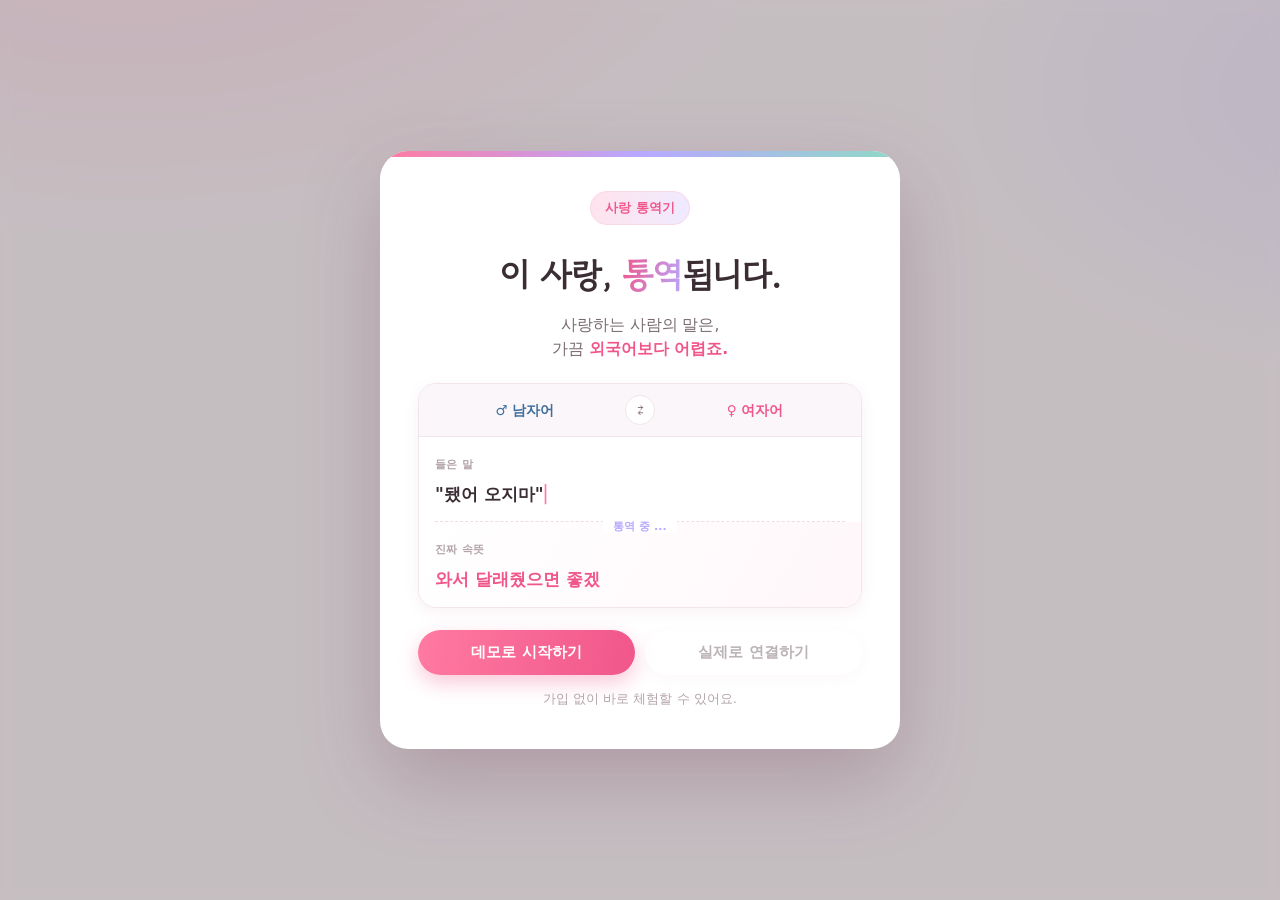
<file: index.html>
<!DOCTYPE html>
<html lang="ko">
<head>
  <meta charset="UTF-8" />
  <meta name="viewport" content="width=device-width, initial-scale=1.0" />
  <title>이 사랑 통역됩니다.</title>
  <meta name="description" content="남녀 언어 통역 서비스 — 텔레그램 대화 속 애매한 말을 관계의 맥락으로 통역해 드려요." />
  <link rel="preconnect" href="https://fonts.googleapis.com" />
  <link rel="preconnect" href="https://fonts.gstatic.com" crossorigin />
  <link href="https://fonts.googleapis.com/css2?family=Gowun+Dodum&family=Pretendard:wght@400;500;600;700&display=swap" rel="stylesheet" />
  <link rel="stylesheet" href="styles.css" />
</head>
<body>
  <!-- ===================== 온보딩 오버레이 ===================== -->
  <div id="onboarding" class="onboarding">
    <div class="onboarding__card" data-step="intro">

      <!-- STEP 0: 인트로 (번역기 UI 컨셉) -->
      <section class="ob-step ob-step--active" data-step="intro">
        <div class="ob-badge">사랑 통역기</div>
        <h1 class="ob-title">이 사랑, <span class="grad">통역</span>됩니다.</h1>
        <p class="ob-sub">사랑하는 사람의 말은,<br />
          가끔 <b>외국어보다 어렵죠.</b></p>

        <!-- 번역기 위젯 -->
        <div class="tr">
          <div class="tr__bar">
            <span class="tr__lang tr__lang--m">♂ 남자어</span>
            <button class="tr__swap" type="button" aria-label="언어 바꾸기">⇄</button>
            <span class="tr__lang tr__lang--f">♀ 여자어</span>
          </div>
          <div class="tr__pane tr__pane--in">
            <span class="tr__tag">들은 말</span>
            <p class="tr__text">"됐어 오지마"</p>
          </div>
          <div class="tr__divider"><span>통역 중 ⋯</span></div>
          <div class="tr__pane tr__pane--out">
            <span class="tr__tag">진짜 속뜻</span>
            <p class="tr__text tr__text--out">와서 달래줬으면 좋겠어💕</p>
          </div>
        </div>

        <div class="ob-actions">
          <button class="btn btn--primary" data-action="go-bot">데모로 시작하기</button>
          <span class="soon">
            <button class="btn btn--ghost btn--soon" type="button" tabindex="-1">실제로 연결하기</button>
            <span class="soon__tip">🚧 서비스 준비중이에요</span>
          </span>
        </div>
        <p class="ob-fineprint">가입 없이 바로 체험할 수 있어요.</p>
      </section>

      <!-- STEP 1: 봇 발급 질문 -->
      <section class="ob-step" data-step="bot">
        <h2 class="ob-h2">사랑통역봇을 만들어요</h2>

        <div class="ob-field">
          <label class="ob-label">어떤 사이에 쓸 건가요?</label>
          <div class="chip-row" data-group="relation">
            <button class="chip" data-value="연인">연인</button>
            <button class="chip" data-value="부부">부부</button>
          </div>
        </div>

        <div class="ob-field">
          <label class="ob-label">요즘 가장 자주 생기는 고민은?</label>
          <div class="chip-row chip-row--wrap" data-group="worry">
            <button class="chip" data-value="상대가 됐어·아무거나처럼 말할 때 뭘 원하는지 모르겠다">상대가 뭘 원하는지 모르겠어요</button>
            <button class="chip" data-value="답장을 어떻게 해야 할지 모르겠다">답장이 막막해요</button>
            <button class="chip" data-value="서운한 걸 어떻게 말해야 할지 모르겠다">서운함을 말하기 어려워요</button>
            <button class="chip" data-value="내가 뭘 잘못했는지 모르겠다">뭘 잘못했는지 모르겠어요</button>
            <button class="chip" data-value="톡으로 사소한 말에도 자꾸 오해가 생긴다">자꾸 오해가 생겨요</button>
          </div>
          <input class="ob-input" data-group="worry-custom" type="text" placeholder="또는 직접 입력하기" />
        </div>

        <div class="ob-actions">
          <button class="btn btn--primary" data-action="create-bot">사랑통역봇 발급</button>
        </div>
      </section>

      <!-- STEP 2: 발급 완료 -->
      <section class="ob-step" data-step="created">
        <div class="ob-logo ob-logo--pop">🤖💕</div>
        <h2 class="ob-h2">이제 사랑통역봇을 추가해 주세요</h2>
        <div class="ob-personal" id="botPersonal" hidden>
          <span class="ob-personal__tag">이런 마음, 사랑통역봇이 도와줄게요</span>
          <span class="ob-personal__worry" id="botPersonalWorry"></span>
        </div>
        <div class="bot-key">
          <span class="bot-key__label">봇 아이디</span>
          <code id="botKey">@love_translator_bot</code>
          <button class="bot-key__copy" data-action="copy-key" title="복사">복사</button>
        </div>
        <div class="ob-invite">
          <div class="ob-invite__step"><b>1</b> 텔레그램에서 위 아이디를 검색해요</div>
          <div class="ob-invite__step"><b>2</b> 사랑하는 사람과의 대화방에 추가해요</div>
          <div class="ob-invite__step"><b>3</b> 연결되면 여기에 대화방이 나타나요</div>
        </div>
        <div class="ob-actions">
          <button class="btn btn--primary" data-action="enter-app">추가했어요, 방 보러 가기</button>
        </div>
      </section>

      <!-- STEP: 실제 연동 -->
      <section class="ob-step" data-step="real">
        <div class="ob-progress-back" data-action="back-intro">← 돌아가기</div>
        <h2 class="ob-h2">실제 연동</h2>
        <p class="ob-sub">사랑봇 키 또는 Telegram Bot Token을 입력하면 실제 방을 불러와요.<br />
          <span class="muted">키가 없거나 실패하면 데모 프리셋으로 안전하게 동작합니다.</span></p>
        <div class="ob-field">
          <label class="ob-label">Telegram Bot Token</label>
          <input class="ob-input" id="tokenInput" type="text" placeholder="123456:ABC-DEF..." />
        </div>
        <div class="ob-actions">
          <button class="btn btn--primary" data-action="connect-real">연결하기</button>
          <button class="btn btn--ghost" data-action="go-bot">그냥 데모로 할래요</button>
        </div>
        <p class="ob-fineprint" id="realStatus"></p>
      </section>

    </div>
  </div>

  <!-- ===================== 메인 앱 (3패널) ===================== -->
  <main id="app" class="app" hidden>
    <!-- 좌측 패널 -->
    <aside class="panel panel--left">
      <header class="brand">
        <span class="brand__logo">💌</span>
        <div>
          <div class="brand__name">이 사랑 통역됩니다.</div>
          <div class="brand__tag">남녀 언어 통역 서비스</div>
        </div>
      </header>

      <div class="bot-status">
        <span class="dot dot--on"></span>
        <span class="bot-status__text">사랑통역봇 연결됨</span>
      </div>

      <div class="demo-banner">
        <div class="demo-banner__title">✨ 이렇게 통역해보세요</div>
        <div class="demo-banner__sub">예시 대화 3개 — 말풍선의 <b>통역하기</b>를 눌러 체험해보세요</div>
      </div>
      <div class="rooms__head">예시 대화방</div>
      <ul id="roomList" class="rooms"></ul>

      <div class="left-foot">
        <span class="muted">데모 모드 · 가상 대화</span>
      </div>
    </aside>

    <!-- 중앙 패널 -->
    <section class="panel panel--center">
      <header class="chat-head">
        <div class="chat-head__avatar" id="chatAvatar">🐰</div>
        <div class="chat-head__info">
          <div class="chat-head__name" id="chatName">내 사랑</div>
          <div class="chat-head__meta" id="chatMeta">연인 · 봇 연결됨</div>
        </div>
        <div class="chat-temp" id="chatTemp"></div>
      </header>

      <div id="chatBody" class="chat-body"></div>

      <footer class="composer">
        <input id="composerInput" class="composer__input" type="text" placeholder="답장을 입력하거나, 추천 답장을 골라보세요" />
        <button id="composerSend" class="composer__send" data-action="send">보내기</button>
      </footer>
    </section>

    <!-- 우측 패널 -->
    <aside class="panel panel--right">
      <header class="trans-head">
        <span>💡 통역 결과</span>
        <div class="couple-wrap">
          <label class="couple-toggle">
            <input type="checkbox" id="coupleMode" />
            <span class="couple-toggle__track"><span class="couple-toggle__thumb"></span></span>
            <span class="couple-toggle__label">우리 커플 모드</span>
          </label>
          <span class="couple-info" tabindex="0" role="button" aria-label="우리 커플 모드 설명">ⓘ
            <span class="couple-info__tip">우리 커플의 평소 대화 패턴에 맞춰 더 개인화해서 통역해요.</span>
          </span>
        </div>
      </header>

      <!-- 빈 상태 -->
      <div id="transEmpty" class="trans-empty">
        <div class="trans-empty__icon">🔍</div>
        <p>통역할 말을 선택해 주세요.<br />
          <span class="muted">상대 말풍선 옆 <b>통역하기</b> 버튼을 누르면 돼요.</span></p>
      </div>

      <!-- 결과 -->
      <div id="transResult" class="trans-result" hidden>
        <!-- 핵심: 통역기 (여자어 → 진짜 속뜻) -->
        <div class="tr2">
          <div class="tr2__bar">
            <span class="tr2__lang tr2__lang--f">♀ 여자어</span>
            <span class="tr2__swap">⇄</span>
            <span class="tr2__lang tr2__lang--m">♂ 남자어</span>
          </div>
          <div class="tr2__row">
            <span class="tr2__tag">그 사람이 한 말</span>
            <p class="tr2__said" id="selText"></p>
          </div>
          <div class="tr2__div"><span>통역하면 ↓</span></div>
          <div class="tr2__row tr2__row--out">
            <span class="tr2__tag">💗 진짜 속뜻</span>
            <p class="tr2__mean" id="coreMeaning"></p>
          </div>
        </div>

        <!-- 근거 -->
        <div class="trans-card">
          <div class="trans-card__title">🧭 왜 이렇게 봤을까요</div>
          <ul id="basis" class="trans-list trans-list--basis"></ul>
        </div>

        <!-- 추천 답장 -->
        <div class="trans-card trans-card--reply">
          <div class="trans-card__title">💬 이렇게 답해보세요</div>
          <div id="replies" class="replies"></div>
          <p class="trans-disclaimer">정답이 아니라 <b>가능성</b>이에요. 골라서 편집한 뒤 보내보세요.</p>
        </div>

        <!-- 자세히 (접기) -->
        <button class="trans-more" data-action="toggle-detail" aria-expanded="false">속마음·원하는 반응 더 보기 ▾</button>
        <div class="trans-detail" id="transDetail" hidden>
          <div class="trans-card">
            <div class="trans-card__title">🫥 속마음 후보</div>
            <ul id="innerThoughts" class="trans-list"></ul>
          </div>
          <div class="trans-card">
            <div class="trans-card__title">🤍 원하는 반응</div>
            <p id="wantedReaction" class="trans-text"></p>
          </div>
          <div class="trans-card">
            <div class="trans-card__title">⚠️ 이렇게 답하면 위험해요</div>
            <div class="trans-risk__reply" id="riskyReply"></div>
            <p id="riskWhy" class="trans-text muted"></p>
          </div>
        </div>
      </div>
    </aside>
  </main>

  <!-- 토스트 -->
  <div id="toast" class="toast" hidden></div>

  <script src="presets.js"></script>
  <script src="app.js"></script>
  <script src="hero.js"></script>
</body>
</html>
</file>
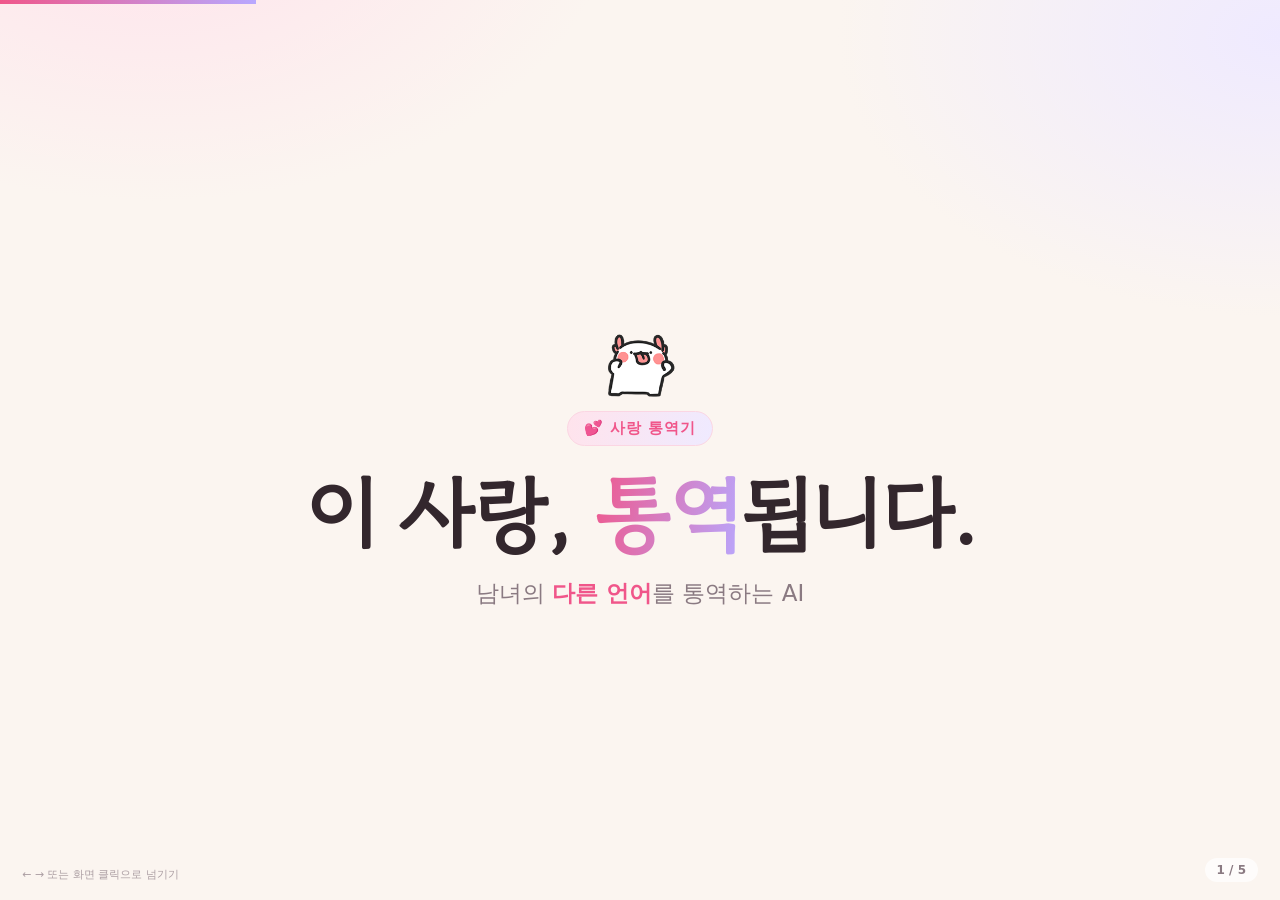
<file: deck.html>
<!DOCTYPE html>
<html lang="ko">
<head>
<meta charset="UTF-8" />
<meta name="viewport" content="width=device-width, initial-scale=1.0" />
<title>이 사랑, 통역됩니다 — 피치덱</title>
<link rel="preconnect" href="https://fonts.googleapis.com" />
<link rel="preconnect" href="https://fonts.gstatic.com" crossorigin />
<link href="https://fonts.googleapis.com/css2?family=Gowun+Dodum&family=Pretendard:wght@400;500;600;700;800;900&display=swap" rel="stylesheet" />
<style>
  :root{
    --rose:#f0568a; --rose-soft:#ffe3ec; --lav:#b8a8ff; --lav-soft:#efeaff;
    --ink:#33272d; --ink-soft:#8a7a82; --mint:#8fd9c6; --blue:#4a78b0;
    --font:"Pretendard",system-ui,sans-serif; --round:"Gowun Dodum",var(--font);
  }
  *{margin:0;padding:0;box-sizing:border-box}
  html,body{height:100%}
  body{font-family:var(--font); color:var(--ink); overflow:hidden; background:#efe7e0; word-break:keep-all;}
  .stage{position:fixed;inset:0;display:grid;place-items:center}
  .slide{
    position:absolute; inset:0; display:none; place-items:center; padding:6vmin 9vmin;
    opacity:0; transform:translateY(12px) scale(.99); transition:opacity .5s ease, transform .5s ease;
  }
  .slide.active{display:grid; opacity:1; transform:none;}
  .inner{width:min(1000px,90vw)}

  .eyebrow{display:inline-block;font-weight:800;font-size:clamp(11px,1.2vw,15px);letter-spacing:1px;
    color:var(--rose);background:linear-gradient(100deg,var(--rose-soft),var(--lav-soft));
    border:1px solid #fbd6e3;padding:7px 16px;border-radius:999px;margin-bottom:22px}
  h1{font-family:var(--round);font-weight:700;letter-spacing:-1.5px;line-height:1.1;color:var(--ink)}
  .grad{background:linear-gradient(100deg,var(--rose),var(--lav));-webkit-background-clip:text;background-clip:text;color:transparent}

  .bg-cream{background:radial-gradient(820px 520px at 12% -10%,var(--rose-soft),transparent 56%),radial-gradient(820px 520px at 100% 4%,var(--lav-soft),transparent 54%),#fbf5f0}
  .bg-ink{background:radial-gradient(760px 480px at 86% 112%,#3a2740,transparent 60%),#241a22;color:#fdf6f0}
  .bg-soft{background:linear-gradient(135deg,#fff,#fbf2f6)}

  .ph{display:grid;place-items:center;text-align:center;background:repeating-linear-gradient(45deg,#f6ecf1,#f6ecf1 10px,#fbf4f7 10px,#fbf4f7 20px);
    color:#b89aac;font-weight:700;border:1.5px dashed #e7c9d8;border-radius:16px;font-size:13px;line-height:1.6}
  .ph span{font-size:11px;font-weight:600;opacity:.8}
  .bg-ink .ph{background:rgba(255,255,255,.05);border-color:rgba(255,255,255,.18);color:#caa9b9}

  /* S1 */
  .s1 .inner{text-align:center}
  .s1 h1{font-size:clamp(40px,6.8vw,82px)}
  .s1 .sub{margin-top:20px;font-size:clamp(15px,1.9vw,23px);color:var(--ink-soft);font-weight:500}
  .s1 .sub b{color:var(--rose);font-weight:700}
  .s1 .mong{width:clamp(76px,9vw,118px);margin:0 auto 4px;display:block}

  /* S2 */
  .s2 .grid{display:grid;grid-template-columns:0.8fr 1.2fr;gap:46px;align-items:center}
  .s2 .poster{aspect-ratio:3/4;border-radius:18px;overflow:hidden;box-shadow:0 20px 50px rgba(0,0,0,.35)}
  .s2 .poster img{width:100%;height:100%;object-fit:cover;display:block}
  .s2 .poster .ph{width:100%;height:100%}
  .s2 .eyebrow{background:rgba(255,255,255,.08);border-color:rgba(255,255,255,.18);color:#ffc2d4}
  .quote{font-family:var(--round);font-size:clamp(17px,2.2vw,28px);line-height:1.55;margin:0 0 22px;position:relative;padding-left:24px}
  .quote::before{content:"";position:absolute;left:0;top:5px;bottom:5px;width:4px;border-radius:4px;background:linear-gradient(var(--rose),var(--lav))}
  .s2 .punch{margin-top:26px;font-size:clamp(16px,1.9vw,24px);font-weight:700;line-height:1.45}
  .s2 .punch b{color:#ff9bb8}

  /* S3 — 작품 이미지 갤러리 */
  .s3 .inner{text-align:center}
  .s3 h1{font-size:clamp(26px,3.8vw,46px)}
  .gallery{display:flex;justify-content:center;align-items:center;gap:30px;margin:34px 0 30px}
  .gallery .g{height:clamp(210px,33vh,320px);border-radius:16px;overflow:hidden;box-shadow:0 16px 40px rgba(199,120,150,.22);background:#faf2f6}
  .gallery .g img{height:100%;width:auto;display:block}
  .gallery .g .ph{height:100%;width:230px}
  .s3 .bridge{font-size:clamp(18px,2.3vw,30px);font-weight:800;line-height:1.45}

  /* S4 — 가로 캡처 히어로 */
  .s4 .inner{width:min(1160px,94vw);text-align:center}
  .s4 h1{font-size:clamp(20px,2.7vw,34px);margin-bottom:14px}
  .shot{text-align:center;line-height:0}
  .shot img{display:inline-block;width:auto;height:auto;max-width:min(900px,90vw);max-height:56vh;
    border-radius:14px;box-shadow:0 20px 48px rgba(199,120,150,.26);border:1px solid #f0dce6}
  .shot .ph{display:inline-grid;width:min(700px,84vw);aspect-ratio:2.1/1;line-height:1.6}
  .s4 .row{display:flex;justify-content:center;gap:12px;margin:16px 0 10px;flex-wrap:wrap}
  .stepc{background:#fff;border:1.5px solid #f1e2ea;border-radius:13px;padding:11px 18px;box-shadow:0 6px 18px rgba(199,120,150,.1);font-size:clamp(12px,1.35vw,16px);font-weight:600;color:var(--ink-soft)}
  .stepc b{color:var(--rose);font-weight:800;margin-right:7px}
  .stepc .x{color:#e0395c;font-weight:800}
  .stepc .o{color:#2f9576;font-weight:800}
  .s4 .kicker{font-size:clamp(13px,1.55vw,19px);font-weight:700}
  .s4 .kicker b{color:var(--rose)}
  .s4 .url{display:block;text-align:center;margin-top:9px;color:#c46a8a;font-weight:700;font-size:clamp(12px,1.3vw,15px);letter-spacing:.3px}

  /* S5 */
  .s5 h1{font-size:clamp(26px,3.8vw,46px);margin-bottom:30px}
  .vis{display:flex;flex-direction:column;gap:14px}
  .v{display:flex;align-items:center;gap:18px;background:#fff;border:1.5px solid #f1e2ea;border-radius:16px;padding:18px 22px;box-shadow:0 8px 22px rgba(199,120,150,.1)}
  .v .num{flex-shrink:0;width:38px;height:38px;border-radius:50%;display:grid;place-items:center;font-weight:800;color:#fff;font-size:16px;background:linear-gradient(135deg,var(--rose),var(--lav))}
  .v .txt{font-size:clamp(14px,1.7vw,21px);font-weight:600;line-height:1.4}
  .v .txt b{color:var(--rose);font-weight:800}
  .s5 .close{margin-top:30px;text-align:center;font-family:var(--round);font-size:clamp(20px,2.6vw,34px)}

  /* UI */
  .prog{position:fixed;left:0;top:0;height:4px;background:linear-gradient(90deg,var(--rose),var(--lav));z-index:30;transition:width .4s ease}
  .count{position:fixed;right:22px;bottom:18px;font-size:12px;font-weight:700;color:var(--ink-soft);z-index:30;background:rgba(255,255,255,.7);padding:5px 12px;border-radius:999px}
  .bg-ink .count{color:#e9d6e0;background:rgba(255,255,255,.12)}
  .hint{position:fixed;left:22px;bottom:18px;font-size:11px;color:var(--ink-soft);z-index:30;opacity:.7}
  .bg-ink .hint{color:#cbb}
  .nav{position:fixed;inset:0;display:flex;z-index:20}
  .nav .half{flex:1;cursor:pointer}

  @media print{
    body{overflow:visible}.stage{position:static}
    .slide{display:grid!important;opacity:1!important;transform:none!important;position:relative;page-break-after:always;height:100vh;width:100vw}
    .prog,.count,.hint,.nav{display:none!important}
  }
</style>
</head>
<body>
  <div class="prog" id="prog"></div>
  <div class="stage" id="stage">

    <!-- 1. 제목 -->
    <section class="slide s1 bg-cream">
      <div class="inner">
        <img class="mong" src="assets/ellie.png" alt="" />
        <span class="eyebrow">💕 사랑 통역기</span>
        <h1>이 사랑, <span class="grad">통역</span>됩니다.</h1>
        <p class="sub">남녀의 <b>다른 언어</b>를 통역하는 AI</p>
      </div>
    </section>

    <!-- 2. 훅: 드라마 -->
    <section class="slide s2 bg-ink">
      <div class="inner">
        <div class="grid">
          <div class="poster">
            <img src="assets/drama.jpg" alt="" onerror="this.style.display='none';this.nextElementSibling.style.display='grid'" />
            <div class="ph" style="display:none">🎬 드라마 포스터<br/><span>assets/drama.jpg</span></div>
          </div>
          <div>
            <span class="eyebrow">드라마 〈이 사랑 통역되나요?〉</span>
            <p class="quote">"내가 알아듣게 얘기해요.<br/>당신의 언어는 나한테 너무 어려워요."</p>
            <p class="quote">"세상에 다른 언어가 몇 개인 줄 아나?<br/>… 세상 모든 사람의 수만큼 있지."</p>
            <p class="punch">같은 한국어를 써도, 우리는 <b>서로 다른 언어</b>를 씁니다.</p>
          </div>
        </div>
      </div>
    </section>

    <!-- 3. 모두가 공감한 문제 -->
    <section class="slide s3 bg-soft">
      <div class="inner">
        <h1>남녀의 언어 차이,<br/>모두가 알던 오랜 숙제</h1>
        <div class="gallery">
          <div class="g"><img src="assets/book.jpg" alt="" onerror="this.style.display='none';this.nextElementSibling.style.display='grid'" /><div class="ph" style="display:none">📚 책<br/><span>assets/book.jpg</span></div></div>
          <div class="g"><img src="assets/song.jpg" alt="" onerror="this.style.display='none';this.nextElementSibling.style.display='grid'" /><div class="ph" style="display:none">🎵 노래<br/><span>assets/song.jpg</span></div></div>
        </div>
        <p class="bridge"><span class="grad">AI로, 사랑도 통역되지 않을까?</span></p>
      </div>
    </section>

    <!-- 4. 제품 -->
    <section class="slide s4 bg-cream">
      <div class="inner">
        <h1>그래서 만들었습니다</h1>
        <div class="shot">
          <img src="assets/demo.png" alt="" onerror="this.style.display='none';this.nextElementSibling.style.display='grid'" />
          <div class="ph" style="display:none">📱 제품 화면 캡처<br/><span>assets/demo.png</span></div>
        </div>
        <div class="row">
          <div class="stepc"><b>① 감지</b>오해가 생길 한마디를 캐치</div>
          <div class="stepc"><b>② 통역</b>"진짜 속뜻"을 알려줘요</div>
          <div class="stepc"><b>③ 답장</b>하면 안 될 답변 <span class="x">✕</span> · 추천 답장 <span class="o">✓</span></div>
        </div>
        <p class="kicker">내 답장에 따라 상대 반응과 <b>'대화온도'</b>가 실시간으로 바뀝니다.</p>
      </div>
    </section>

    <!-- 5. 비전 -->
    <section class="slide s5 bg-soft">
      <div class="inner">
        <h1>앞으로 나아갈 방향</h1>
        <div class="vis">
          <div class="v"><div class="num">1</div><div class="txt"><b>모든 사랑하는 관계로</b> — 연인을 넘어 가족·친구까지</div></div>
          <div class="v"><div class="num">2</div><div class="txt"><b>나에게 맞춤 통역</b> — 내 성향·상대 성향·대화 히스토리 기반으로 정교하게</div></div>
          <div class="v"><div class="num">3</div><div class="txt"><b>모든 메신저로</b> — 텔레그램을 넘어 카카오톡·iMessage 어디서든</div></div>
        </div>
        <p class="close">이 사랑, <span class="grad">통역</span>됩니다.</p>
      </div>
    </section>

  </div>

  <div class="count" id="count">1 / 5</div>
  <div class="hint">← → 또는 화면 클릭으로 넘기기</div>
  <div class="nav"><div class="half" id="prev"></div><div class="half" id="next"></div></div>

<script>
  const slides=[...document.querySelectorAll('.slide')];let i=0;
  function show(n){i=Math.max(0,Math.min(slides.length-1,n));
    slides.forEach((s,idx)=>s.classList.toggle('active',idx===i));
    document.getElementById('count').textContent=(i+1)+' / '+slides.length;
    document.getElementById('prog').style.width=((i+1)/slides.length*100)+'%';}
  function next(){show(i+1)}function prev(){show(i-1)}
  document.addEventListener('keydown',e=>{
    if(['ArrowRight','PageDown',' '].includes(e.key)){e.preventDefault();next()}
    if(['ArrowLeft','PageUp'].includes(e.key)){e.preventDefault();prev()}
    if(e.key==='Home')show(0);if(e.key==='End')show(slides.length-1);});
  document.getElementById('next').addEventListener('click',next);
  document.getElementById('prev').addEventListener('click',prev);
  show(0);
</script>
</body>
</html>
</file>
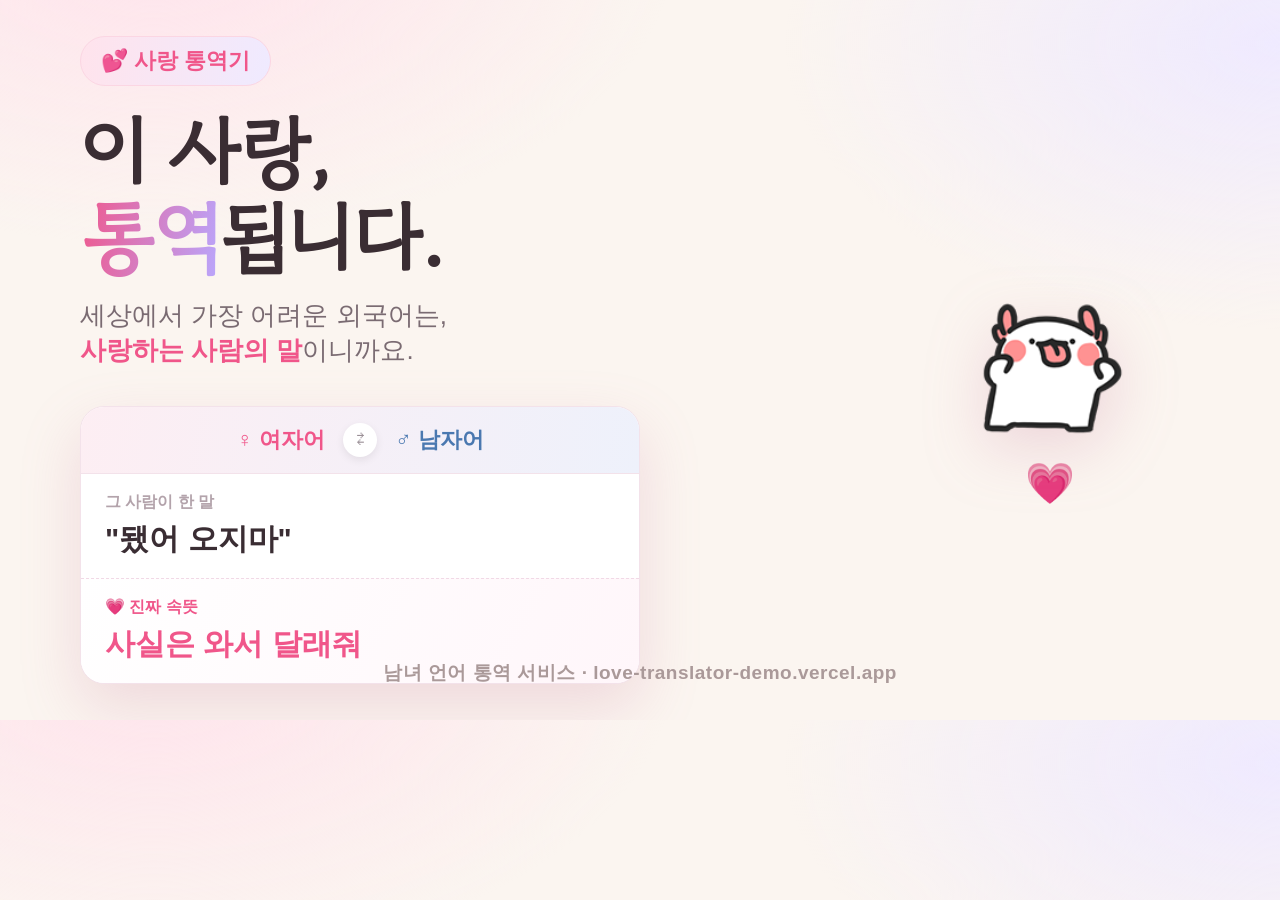
<file: thumbnail.html>
<!DOCTYPE html>
<html lang="ko">
<head>
<meta charset="UTF-8" />
<link href="https://fonts.googleapis.com/css2?family=Gowun+Dodum&family=Pretendard:wght@400;500;600;700;800&display=swap" rel="stylesheet" />
<style>
  * { margin:0; padding:0; box-sizing:border-box; }
  html,body { width:1280px; height:720px; overflow:hidden; }
  body {
    font-family:"Pretendard",sans-serif;
    background:
      radial-gradient(900px 520px at 12% -8%, #ffe3ec, transparent 58%),
      radial-gradient(900px 520px at 100% 6%, #efeaff, transparent 55%),
      #fbf5f0;
    display:flex; align-items:center; justify-content:center;
    position:relative;
  }
  .wrap { width:1120px; display:flex; align-items:center; gap:56px; }
  .left { flex:1; }
  .badge {
    display:inline-block; background:linear-gradient(100deg,#ffe3ec,#efeaff);
    color:#f0568a; font-weight:800; font-size:22px; padding:9px 20px; border-radius:999px;
    border:1px solid #fbd6e3; margin-bottom:22px;
  }
  h1 { font-family:"Gowun Dodum",sans-serif; font-size:78px; letter-spacing:-2px; color:#3a2d33; line-height:1.1; }
  h1 .g { background:linear-gradient(100deg,#f0568a,#b8a8ff); -webkit-background-clip:text; background-clip:text; color:transparent; }
  .sub { margin-top:18px; font-size:26px; color:#7a6b72; font-weight:500; }
  .sub b { color:#f0568a; font-weight:700; }
  /* translator card */
  .tr {
    margin-top:38px; width:560px; background:#fff; border-radius:24px;
    box-shadow:0 24px 60px rgba(199,120,150,.22); border:1.5px solid #f3e2ea; overflow:hidden;
  }
  .tr__bar { display:flex; align-items:center; justify-content:center; gap:18px; padding:16px; background:linear-gradient(100deg,#fdeef3,#eef1fb); border-bottom:1px solid #f3e2ea; }
  .tr__bar .f { color:#f0568a; font-weight:800; font-size:22px; }
  .tr__bar .m { color:#4a78b0; font-weight:800; font-size:22px; }
  .tr__bar .sw { width:34px;height:34px;border-radius:50%;background:#fff;display:grid;place-items:center;font-size:18px;color:#9a8f96;box-shadow:0 3px 8px rgba(0,0,0,.08); }
  .tr__row { padding:18px 24px; }
  .tr__row.out { background:linear-gradient(120deg,#fff,#fff6fa); border-top:1px dashed #f1d9e6; }
  .tr__tag { font-size:16px; font-weight:700; color:#b3a3ab; }
  .tr__row.out .tr__tag { color:#f0568a; }
  .tr__said { font-size:30px; font-weight:700; color:#3a2d33; margin-top:6px; }
  .tr__mean { font-size:30px; font-weight:800; color:#f0568a; margin-top:6px; }
  .right { width:300px; display:flex; flex-direction:column; align-items:center; }
  .right img { width:240px; height:240px; object-fit:contain; filter:drop-shadow(0 18px 30px rgba(199,120,150,.25)); }
  .heart { font-size:40px; margin-top:6px; }
  .foot { position:absolute; bottom:34px; left:0; right:0; text-align:center; color:#a99; font-size:19px; font-weight:600; letter-spacing:.5px; }
</style>
</head>
<body>
  <div class="wrap">
    <div class="left">
      <span class="badge">💕 사랑 통역기</span>
      <h1>이 사랑,<br /><span class="g">통역</span>됩니다.</h1>
      <p class="sub">세상에서 가장 어려운 외국어는,<br /><b>사랑하는 사람의 말</b>이니까요.</p>
      <div class="tr">
        <div class="tr__bar"><span class="f">♀ 여자어</span><span class="sw">⇄</span><span class="m">♂ 남자어</span></div>
        <div class="tr__row"><div class="tr__tag">그 사람이 한 말</div><div class="tr__said">"됐어 오지마"</div></div>
        <div class="tr__row out"><div class="tr__tag">💗 진짜 속뜻</div><div class="tr__mean">사실은 와서 달래줘</div></div>
      </div>
    </div>
    <div class="right">
      <img src="assets/ellie.png" alt="" />
      <div class="heart">💗</div>
    </div>
  </div>
  <div class="foot">남녀 언어 통역 서비스 · love-translator-demo.vercel.app</div>
</body>
</html>
</file>
<file: styles.css>
/* =========================================================
   이 사랑 통역됩니다. — 스타일
   감성적이되 깔끔/실용적. 발표 빔프로젝터에서도 또렷하게.
   ========================================================= */

:root {
  --bg: #fbf7f9;
  --ink: #3a2d33;
  --ink-soft: #7a6b72;
  --ink-faint: #b3a3ab;
  --rose: #ff7aa2;
  --rose-deep: #f0568a;
  --rose-soft: #ffe3ec;
  --lavender: #b8a8ff;
  --lav-soft: #efeaff;
  --mint: #8fd9c6;
  --amber: #ffb877;
  --tg: #5aa9e6;            /* 텔레그램 톤 */
  --tg-soft: #e7f2fc;
  --card: #ffffff;
  --line: #f0e6ec;
  --shadow: 0 10px 30px rgba(199, 120, 150, 0.12);
  --shadow-sm: 0 4px 14px rgba(199, 120, 150, 0.10);
  --radius: 18px;
  --radius-sm: 12px;
  --font: "Pretendard", system-ui, -apple-system, "Apple SD Gothic Neo", sans-serif;
  --font-round: "Gowun Dodum", var(--font);
}

* { box-sizing: border-box; margin: 0; padding: 0; }

body {
  font-family: var(--font);
  color: var(--ink);
  background:
    radial-gradient(1200px 600px at 10% -10%, var(--rose-soft), transparent 55%),
    radial-gradient(1000px 600px at 110% 10%, var(--lav-soft), transparent 50%),
    var(--bg);
  min-height: 100vh;
  -webkit-font-smoothing: antialiased;
  line-height: 1.55;
}

.grad {
  background: linear-gradient(100deg, var(--rose-deep), var(--lavender));
  -webkit-background-clip: text;
  background-clip: text;
  color: transparent;
}
.muted { color: var(--ink-soft); }
.btn {
  border: 0; cursor: pointer; font-family: var(--font);
  font-weight: 600; font-size: 15px; padding: 13px 22px;
  border-radius: 999px; transition: transform .15s ease, box-shadow .2s ease, background .2s;
}
.btn:active { transform: translateY(1px) scale(.99); }
.btn--primary {
  color: #fff;
  background: linear-gradient(100deg, var(--rose), var(--rose-deep));
  box-shadow: 0 8px 20px rgba(240, 86, 138, .32);
}
.btn--primary:hover { box-shadow: 0 10px 26px rgba(240, 86, 138, .42); transform: translateY(-1px); }
.btn--ghost {
  background: #fff; color: var(--ink-soft);
  box-shadow: var(--shadow-sm);
}
.btn--ghost:hover { color: var(--rose-deep); }

/* =================== 온보딩 =================== */
.onboarding {
  position: fixed; inset: 0; z-index: 50;
  display: grid; place-items: center; padding: 24px;
  background: rgba(58, 45, 51, .28);
  backdrop-filter: blur(6px);
}
.onboarding[hidden] { display: none; }
.onboarding__card {
  width: min(520px, 100%);
  background: var(--card);
  border-radius: 28px;
  box-shadow: 0 30px 80px rgba(120, 60, 90, .28);
  padding: 40px 38px;
  position: relative; overflow: hidden;
}
.onboarding__card::before {
  content: ""; position: absolute; inset: 0 0 auto 0; height: 6px;
  background: linear-gradient(90deg, var(--rose), var(--lavender), var(--mint));
}
.ob-step { display: none; animation: fade .4s ease; }
.ob-step--active { display: block; }
@keyframes fade { from { opacity: 0; transform: translateY(8px); } to { opacity: 1; transform: none; } }

.ob-logo { font-size: 52px; text-align: center; }
.ob-logo--pop { animation: pop .5s cubic-bezier(.3,1.6,.5,1); }
@keyframes pop { 0% { transform: scale(.4); opacity: 0; } 100% { transform: scale(1); opacity: 1; } }
.ob-title { text-align: center; font-size: 34px; font-family: var(--font-round); margin: 10px 0 12px; letter-spacing: -.5px; }
.ob-h2 { text-align: center; font-size: 24px; margin: 14px 0 8px; letter-spacing: -.4px; }
.ob-sub { text-align: center; color: var(--ink-soft); font-size: 15.5px; }
.ob-sub b { color: var(--rose-deep); }

.ob-example {
  margin: 22px 0; padding: 16px; border-radius: var(--radius);
  background: linear-gradient(120deg, var(--rose-soft), var(--lav-soft));
  display: flex; align-items: center; justify-content: center; gap: 10px;
  flex-wrap: wrap; text-align: center; font-size: 14.5px;
}
.ob-example__from { font-weight: 700; color: var(--ink); }
.ob-example__arrow { color: var(--rose-deep); font-weight: 700; }
.ob-example__to { color: var(--lavender); font-weight: 600; }

.ob-actions { display: flex; gap: 10px; justify-content: center; margin-top: 22px; flex-wrap: wrap; }
.ob-actions .btn { flex: 1 1 auto; min-width: 140px; }
.ob-fineprint { text-align: center; color: var(--ink-faint); font-size: 13px; margin-top: 14px; }

.ob-field { margin-top: 22px; }
.ob-label { display: block; font-weight: 600; font-size: 14.5px; margin-bottom: 10px; }
.chip-row { display: flex; gap: 8px; }
.chip-row--wrap { flex-wrap: wrap; }
.chip {
  border: 1.5px solid var(--line); background: #fff; color: var(--ink-soft);
  padding: 9px 15px; border-radius: 999px; font-family: var(--font);
  font-size: 14px; cursor: pointer; transition: all .15s;
}
.chip:hover { border-color: var(--rose); color: var(--rose-deep); }
.chip.is-active {
  background: linear-gradient(100deg, var(--rose-soft), var(--lav-soft));
  border-color: var(--rose); color: var(--rose-deep); font-weight: 600;
}
.ob-input {
  width: 100%; margin-top: 10px; padding: 12px 15px;
  border: 1.5px solid var(--line); border-radius: var(--radius-sm);
  font-family: var(--font); font-size: 14.5px; color: var(--ink);
}
.ob-input:focus { outline: none; border-color: var(--rose); }

.ob-progress { display: flex; gap: 6px; justify-content: center; margin-bottom: 6px; }
.ob-progress i { width: 22px; height: 4px; border-radius: 4px; background: var(--line); }
.ob-progress i:first-child { background: var(--rose); }
.ob-progress-back { color: var(--ink-soft); font-size: 14px; cursor: pointer; }
.ob-progress-back:hover { color: var(--rose-deep); }

.bot-key {
  display: flex; align-items: center; gap: 10px; margin: 20px auto 4px;
  background: #faf5f8; border: 1.5px dashed var(--rose); border-radius: var(--radius-sm);
  padding: 12px 16px; width: fit-content;
}
.bot-key__label { font-size: 12px; color: var(--ink-soft); }
.bot-key code { font-size: 16px; font-weight: 700; color: var(--rose-deep); letter-spacing: .5px; }
.bot-key__copy { border: 0; background: var(--rose); color: #fff; border-radius: 8px; padding: 5px 10px; font-size: 12px; cursor: pointer; }

.ob-invite { margin: 20px 0 4px; display: grid; gap: 8px; }
.ob-invite__step { background: var(--tg-soft); border-radius: var(--radius-sm); padding: 11px 14px; font-size: 14px; color: #3d6385; }
.ob-invite__step b { display: inline-grid; place-items: center; width: 20px; height: 20px; background: var(--tg); color: #fff; border-radius: 50%; font-size: 12px; margin-right: 8px; }

/* =================== 앱 레이아웃 =================== */
.app {
  display: grid;
  grid-template-columns: 280px 1fr 380px;
  gap: 16px; padding: 16px;
  height: 100vh; max-width: 1440px; margin: 0 auto;
}
.app[hidden] { display: none; }
.panel {
  background: var(--card); border-radius: var(--radius);
  box-shadow: var(--shadow); overflow: hidden;
  display: flex; flex-direction: column; min-height: 0;
}

/* ---- 좌측 ---- */
.brand { display: flex; align-items: center; gap: 12px; padding: 20px 18px 16px; }
.brand__logo { font-size: 30px; }
.brand__name { font-family: var(--font-round); font-size: 18px; font-weight: 700; letter-spacing: -.3px; }
.brand__tag { font-size: 12px; color: var(--ink-faint); }

.bot-status {
  display: flex; align-items: center; gap: 8px; margin: 0 16px 8px;
  background: #f3faf6; border-radius: var(--radius-sm); padding: 10px 12px; font-size: 13px;
}
.dot { width: 8px; height: 8px; border-radius: 50%; background: var(--ink-faint); }
.dot--on { background: var(--mint); box-shadow: 0 0 0 4px rgba(143, 217, 198, .25); }
.bot-status__text { flex: 1; color: #3f8f74; font-weight: 600; }
.bot-status__reissue { border: 0; background: none; color: var(--ink-faint); font-size: 12px; cursor: pointer; text-decoration: underline; }

.rooms__head { padding: 8px 18px; font-size: 12px; color: var(--ink-faint); font-weight: 600; letter-spacing: .3px; }
.rooms { list-style: none; overflow-y: auto; flex: 1; padding: 0 10px; }
.room {
  display: flex; gap: 11px; align-items: center; padding: 12px;
  border-radius: var(--radius-sm); cursor: pointer; transition: background .15s;
  margin-bottom: 4px;
}
.room:hover { background: #faf3f7; }
.room.is-active { background: linear-gradient(100deg, var(--rose-soft), var(--lav-soft)); }
.room__avatar { font-size: 26px; width: 42px; height: 42px; display: grid; place-items: center; background: #fff; border-radius: 50%; box-shadow: var(--shadow-sm); flex-shrink: 0; }
.room__body { min-width: 0; flex: 1; }
.room__top { display: flex; justify-content: space-between; align-items: baseline; gap: 8px; }
.room__name { font-weight: 600; font-size: 14.5px; white-space: nowrap; overflow: hidden; text-overflow: ellipsis; }
.room__rel { font-size: 11px; color: var(--rose-deep); background: var(--rose-soft); padding: 1px 7px; border-radius: 999px; flex-shrink: 0; }
.room__last { font-size: 12.5px; color: var(--ink-soft); white-space: nowrap; overflow: hidden; text-overflow: ellipsis; }
.room__badge { font-size: 11px; color: var(--tg); margin-top: 2px; }

.left-foot { padding: 12px 18px; border-top: 1px solid var(--line); font-size: 11.5px; }

/* ---- 중앙 (채팅) ---- */
.chat-head { display: flex; align-items: center; gap: 12px; padding: 16px 20px; border-bottom: 1px solid var(--line); }
.chat-head__avatar { font-size: 26px; width: 44px; height: 44px; display: grid; place-items: center; background: var(--tg-soft); border-radius: 50%; }
.chat-head__name { font-weight: 700; font-size: 16px; }
.chat-head__meta { font-size: 12px; color: var(--ink-faint); }
.chat-head__hint { margin-left: auto; font-size: 12px; color: var(--ink-soft); background: #faf3f7; padding: 6px 12px; border-radius: 999px; }
.chat-head__hint b { color: var(--rose-deep); }

.chat-body {
  flex: 1; overflow-y: auto; padding: 22px 24px;
  display: flex; flex-direction: column; gap: 14px;
  background:
    radial-gradient(600px 300px at 100% 0%, var(--tg-soft), transparent 60%),
    #fcfafb;
}
.msg { display: flex; flex-direction: column; max-width: 78%; animation: rise .35s ease; }
@keyframes rise { from { opacity: 0; transform: translateY(10px); } to { opacity: 1; transform: none; } }
.msg--them { align-self: flex-start; align-items: flex-start; }
.msg--me { align-self: flex-end; align-items: flex-end; }
.msg__name { font-size: 11.5px; color: var(--ink-faint); margin: 0 8px 3px; }
.bubble {
  padding: 12px 16px; border-radius: 18px; font-size: 15px; position: relative;
  box-shadow: var(--shadow-sm); line-height: 1.5; word-break: break-word;
}
.msg--them .bubble { background: #fff; border-bottom-left-radius: 6px; }
.msg--me .bubble { background: linear-gradient(100deg, var(--tg), #6fb6ea); color: #fff; border-bottom-right-radius: 6px; }
.msg--highlight .bubble { box-shadow: 0 0 0 2px var(--rose), var(--shadow-sm); }
.msg__time { font-size: 10.5px; color: var(--ink-faint); margin: 4px 8px 0; }

.msg__translate {
  margin: 7px 0 0 4px; border: 1.5px solid var(--rose); background: #fff;
  color: var(--rose-deep); font-size: 12.5px; font-weight: 600;
  padding: 5px 13px; border-radius: 999px; cursor: pointer;
  transition: all .15s; display: inline-flex; align-items: center; gap: 5px;
}
.msg__translate:hover { background: var(--rose); color: #fff; transform: translateY(-1px); }
.msg__translate.is-done { background: var(--rose-soft); border-color: var(--rose-soft); }

/* ---- 답장 작성 ---- */
.composer { display: flex; gap: 10px; padding: 14px 18px; border-top: 1px solid var(--line); }
.composer__input {
  flex: 1; border: 1.5px solid var(--line); border-radius: 999px;
  padding: 12px 18px; font-family: var(--font); font-size: 14.5px; color: var(--ink);
  transition: border .15s;
}
.composer__input:focus { outline: none; border-color: var(--tg); }
.composer__input.is-filled { border-color: var(--rose); background: #fffafc; }
.composer__send { border: 0; background: var(--tg); color: #fff; font-weight: 600; padding: 0 22px; border-radius: 999px; cursor: pointer; font-size: 14.5px; }
.composer__send:hover { background: #4a98d6; }

/* ---- 우측 (통역) ---- */
.trans-head {
  display: flex; align-items: center; justify-content: space-between;
  padding: 18px 20px; border-bottom: 1px solid var(--line); font-weight: 700; font-size: 16px;
}
.couple-toggle { display: flex; align-items: center; gap: 7px; cursor: pointer; font-weight: 500; }
.couple-toggle input { display: none; }
.couple-toggle__track { width: 38px; height: 22px; border-radius: 999px; background: var(--line); position: relative; transition: background .2s; }
.couple-toggle__thumb { position: absolute; top: 2px; left: 2px; width: 18px; height: 18px; border-radius: 50%; background: #fff; box-shadow: var(--shadow-sm); transition: transform .2s; }
.couple-toggle input:checked + .couple-toggle__track { background: linear-gradient(100deg, var(--rose), var(--lavender)); }
.couple-toggle input:checked + .couple-toggle__track .couple-toggle__thumb { transform: translateX(16px); }
.couple-toggle__label { font-size: 12.5px; color: var(--ink-soft); }

.trans-empty { flex: 1; display: grid; place-content: center; text-align: center; gap: 12px; padding: 30px; color: var(--ink-soft); }
.trans-empty[hidden] { display: none; }
.trans-empty__icon { font-size: 44px; }
.trans-empty b { color: var(--rose-deep); }

.trans-result { flex: 1; overflow-y: auto; padding: 18px; display: flex; flex-direction: column; gap: 12px; }
.trans-result[hidden] { display: none; }
.trans-result > * { animation: rise .35s ease backwards; }
.trans-result > *:nth-child(2) { animation-delay: .04s; }
.trans-result > *:nth-child(3) { animation-delay: .08s; }
.trans-result > *:nth-child(4) { animation-delay: .12s; }
.trans-result > *:nth-child(5) { animation-delay: .16s; }
.trans-result > *:nth-child(6) { animation-delay: .2s; }

.trans-selected { background: var(--tg-soft); border-radius: var(--radius-sm); padding: 12px 14px; }
.trans-selected__label { font-size: 11px; color: #5a8bb5; font-weight: 600; }
.trans-selected__bubble { font-size: 15px; font-weight: 600; margin-top: 4px; }

.trans-card { border-radius: var(--radius-sm); padding: 14px 15px; background: #fff; border: 1px solid var(--line); }
.trans-card__title { font-size: 13.5px; font-weight: 700; margin-bottom: 8px; }
.trans-card--inner { background: #faf7ff; border-color: #ece3ff; }
.trans-card--want { background: #f4fbf8; border-color: #d8f0e7; }
.trans-card--risk { background: #fff6f0; border-color: #ffe2cd; }
.trans-card--basis { background: #fafafa; }
.trans-card--reply { background: linear-gradient(135deg, #fff, #fffafc); border-color: var(--rose-soft); }

.trans-text { font-size: 14px; color: var(--ink); }
.trans-list { list-style: none; display: flex; flex-direction: column; gap: 7px; }
.trans-list li { font-size: 14px; padding-left: 18px; position: relative; }
.trans-list li::before { content: "•"; position: absolute; left: 4px; color: var(--lavender); font-weight: 700; }
.trans-list--basis li::before { content: "↳"; color: var(--ink-faint); }

.trans-risk__reply { font-size: 14px; font-weight: 600; color: #d96a2c; background: #fff; border: 1px dashed #ffc89a; border-radius: 8px; padding: 8px 11px; margin-bottom: 8px; }
.trans-risk__reply::before { content: "✗ "; }

.replies { display: flex; flex-direction: column; gap: 8px; }
.reply {
  text-align: left; border: 1.5px solid var(--rose-soft); background: #fff;
  border-radius: var(--radius-sm); padding: 11px 13px; font-family: var(--font);
  font-size: 14px; color: var(--ink); cursor: pointer; transition: all .15s; line-height: 1.5;
}
.reply:hover { border-color: var(--rose); background: #fffafc; transform: translateY(-1px); box-shadow: var(--shadow-sm); }
.reply.is-picked { border-color: var(--rose-deep); background: var(--rose-soft); }
.reply__tag { display: block; font-size: 11px; color: var(--rose-deep); font-weight: 700; margin-bottom: 3px; }
.trans-disclaimer { font-size: 12px; color: var(--ink-faint); margin-top: 4px; text-align: center; }
.trans-disclaimer b { color: var(--rose-deep); }

/* =================== 토스트 =================== */
.toast {
  position: fixed; bottom: 28px; left: 50%; transform: translateX(-50%) translateY(20px);
  background: var(--ink); color: #fff; padding: 13px 22px; border-radius: 999px;
  font-size: 14px; z-index: 80; opacity: 0; transition: all .3s; box-shadow: 0 12px 30px rgba(0,0,0,.25);
  display: flex; align-items: center; gap: 8px;
}
.toast.is-show { opacity: 1; transform: translateX(-50%) translateY(0); }
.toast[hidden] { display: none; }

/* =================== 반응형 =================== */
@media (max-width: 1100px) {
  .app { grid-template-columns: 240px 1fr 340px; }
}
@media (max-width: 920px) {
  .app {
    grid-template-columns: 1fr; grid-template-rows: auto 1fr auto;
    height: auto; min-height: 100vh;
  }
  .panel--left { order: 1; }
  .panel--center { order: 2; min-height: 60vh; }
  .panel--right { order: 3; }
  .rooms { display: flex; overflow-x: auto; }
  .room { min-width: 220px; }
  .chat-head__hint { display: none; }
}

/* ========================================================= 
   컨셉 · 번역기 UI 히어로 (concept/translator-hero)
   ========================================================= */
.ob-badge {
  display: inline-block; margin: 0 auto 14px; padding: 6px 14px;
  background: linear-gradient(100deg, var(--rose-soft), var(--lav-soft));
  color: var(--rose-deep); font-size: 12.5px; font-weight: 700; border-radius: 999px;
  border: 1px solid #fbd6e3; text-align: center;
}
.ob-step[data-step="intro"] { text-align: center; }
.ob-step[data-step="intro"] .ob-actions { text-align: left; }

/* 번역기 위젯 */
.tr {
  text-align: left; margin: 22px 0 14px; border-radius: var(--radius);
  border: 1.5px solid var(--line); background: #fff; overflow: hidden;
  box-shadow: var(--shadow-sm);
}
.tr__bar {
  display: grid; grid-template-columns: 1fr auto 1fr; align-items: center; gap: 8px;
  padding: 11px 14px; background: #faf6f9; border-bottom: 1px solid var(--line);
}
.tr__lang { font-size: 13.5px; font-weight: 700; text-align: center; }
.tr__lang--m { color: #3f6f9e; }
.tr__lang--f { color: var(--rose-deep); }
.tr__swap {
  width: 30px; height: 30px; border-radius: 50%; border: 1.5px solid var(--line);
  background: #fff; color: var(--ink-soft); cursor: pointer; font-size: 14px;
  transition: transform .3s, color .2s, border-color .2s;
}
.tr__swap:hover { transform: rotate(180deg); color: var(--rose-deep); border-color: var(--rose); }

.tr__pane { padding: 14px 16px; }
.tr__tag { font-size: 11px; font-weight: 700; letter-spacing: .3px; color: var(--ink-faint); }
.tr__text { font-size: 17px; font-weight: 600; margin-top: 5px; }
.tr__pane--in .tr__text { color: var(--ink); }
.tr__pane--out { background: linear-gradient(120deg, #fff, #fff7fa); }
.tr__text--out { color: var(--rose-deep); }
.tr__text--out i { font-style: normal; animation: trBeat 1.6s ease-in-out infinite; display: inline-block; }
@keyframes trBeat { 0%,100% { transform: scale(1);} 50% { transform: scale(1.25);} }

.tr__divider {
  position: relative; text-align: center; height: 0; margin: 0 16px;
  border-top: 1.5px dashed #efdbe6;
}
.tr__divider span {
  position: relative; top: -9px; background: #fff; padding: 0 10px;
  font-size: 11px; color: var(--lavender); font-weight: 600;
}

.ob-note { text-align: center; font-size: 13px; color: var(--ink-soft); margin-bottom: 4px; }
.ob-note b { color: #3f6f9e; }

/* 타이핑 연출: 레이아웃 흔들림 방지 + 입력칸 커서 */
.tr__text { min-height: 1.4em; }
.tr__text--out { min-height: 1.4em; }
.tr__pane--in .tr__text::after { content: "▏"; color: var(--rose); animation: trCaret 1s steps(1) infinite; margin-left: 1px; }
@keyframes trCaret { 50% { opacity: 0; } }

/* 통역 결과 패널 — 번역기 톤 연결 (들은 말 → 통역) */
.trans-arrow { text-align: center; margin: 2px 0; }
.trans-arrow span {
  display: inline-block; font-size: 11.5px; font-weight: 700; color: var(--lavender);
  background: var(--lav-soft); padding: 3px 12px; border-radius: 999px;
}
.trans-card__title em {
  font-style: normal; font-size: 11px; font-weight: 700; color: var(--rose-deep);
  background: var(--rose-soft); padding: 1px 8px; border-radius: 999px; margin-left: 4px;
}

/* 발급 완료 화면 — 고민 되돌려주기 (개인화) */
.ob-personal {
  display: flex; flex-direction: column; align-items: center; gap: 6px;
  margin: 16px auto 2px; padding: 14px 18px; max-width: 380px;
  background: linear-gradient(120deg, var(--rose-soft), var(--lav-soft));
  border-radius: var(--radius); border: 1px solid #fbd6e3;
}
.ob-personal[hidden] { display: none; }
.ob-personal__tag { font-size: 11.5px; font-weight: 700; color: var(--rose-deep); letter-spacing: .2px; }
.ob-personal__worry { font-size: 15px; font-weight: 600; color: var(--ink); text-align: center; }

/* 발급 완료 — 초대 안내 속 봇 아이디 */
.ob-invite__bot { background: #fff; color: var(--tg); font-weight: 700; font-size: 12.5px; padding: 1px 6px; border-radius: 6px; border: 1px solid #cfe6fa; }

/* ========================================================= 
   메인 앱 리디자인 — 텔레그램풍 채팅 + 단일 방
   ========================================================= */
/* 방 목록 아이템 (실제 메신저 리스트처럼) */
.room__time { font-size: 11.5px; color: var(--ink-faint); flex-shrink: 0; }

/* 채팅 영역 */
.chat-body {
  gap: 1px; padding: 16px 18px 20px;
  background: #f4eee6; /* 텔레그램 데이 테마 느낌의 따뜻한 배경 */
}
.chat-date { text-align: center; margin: 4px 0 12px; }
.chat-date span {
  background: rgba(90,80,70,.14); color: #6f655b; font-size: 11.5px; font-weight: 600;
  padding: 3px 12px; border-radius: 999px;
}

.row { display: flex; align-items: flex-end; gap: 7px; margin-top: 2px; }
.row--start { margin-top: 9px; }
.row--me { flex-direction: row-reverse; }
.row__avatar { width: 28px; height: 28px; flex-shrink: 0; display: grid; place-items: center; font-size: 17px; }
.row__stack { display: flex; flex-direction: column; max-width: 74%; }
.row--me .row__stack { align-items: flex-end; }

.bubble-wrap { display: flex; align-items: flex-end; gap: 6px; }
.row--me .bubble-wrap { flex-direction: row-reverse; }

/* 말풍선 — 들어옴(흰색) / 보냄(연녹, 텔레그램 데이 테마) */
.bubble {
  padding: 8px 12px; border-radius: 16px; font-size: 14.5px; line-height: 1.45;
  box-shadow: 0 1px 1px rgba(0,0,0,.05); word-break: break-word; position: relative;
}
.row--them .bubble { background: #fff; color: var(--ink); }
.row--me .bubble { background: #effdde; color: #2a2f28; }
/* 그룹 끝 말풍선에 꼬리(각진 모서리) */
.row--them.row--end .bubble { border-bottom-left-radius: 5px; }
.row--me.row--end .bubble { border-bottom-right-radius: 5px; }

.bubble--hl { box-shadow: 0 0 0 2px var(--rose), 0 1px 3px rgba(240,86,138,.25); }
.bubble__meta { font-size: 10.5px; color: #9b9088; white-space: nowrap; padding-bottom: 1px; }

/* 통역하기 버튼 (상대 말풍선 아래) */
.translate-btn {
  align-self: flex-start; margin: 6px 0 2px;
  border: 1.5px solid var(--rose); background: #fff; color: var(--rose-deep);
  font-size: 12.5px; font-weight: 600; padding: 5px 13px; border-radius: 999px;
  cursor: pointer; transition: all .15s; font-family: var(--font);
}
.translate-btn:hover { background: var(--rose); color: #fff; transform: translateY(-1px); }
.translate-btn.is-done { background: var(--rose-soft); border-color: var(--rose-soft); color: var(--rose-deep); }

/* 이미지 프로필 아바타 (방 목록 / 채팅 헤더 / 말풍선 옆) */
.avatar-img { width: 100%; height: 100%; object-fit: cover; border-radius: 50%; display: block; }
.row__avatar .avatar-img { width: 26px; height: 26px; }

/* 대화온도 — 방 썸네일 코너 배지 + 채팅 헤더 칩 */
.room__avatar { position: relative; }
.room__temp {
  position: absolute; bottom: -4px; right: -5px;
  font-size: 10px; font-weight: 700; line-height: 1;
  padding: 2px 5px; border-radius: 999px; border: 2px solid #fff; color: #fff;
}
.room__temp--cold { background: #ff5277; }
.room__temp--mild { background: var(--amber); }
.room__temp--warm { background: var(--mint); color: #1f6b56; }

.chat-temp {
  display: inline-flex; align-items: center; gap: 4px;
  font-size: 11.5px; font-weight: 700; padding: 3px 10px; border-radius: 999px; white-space: nowrap;
}
.chat-temp--cold { background: #ffe1e8; color: #e0395c; }
.chat-temp--mild { background: #fff2dd; color: #c98a2e; }
.chat-temp--warm { background: #e4f7ef; color: #2f9576; }

/* 시간 침범 방지 — 글자 작게 + 말풍선이 먼저 줄바꿈되도록 */
.row__stack { max-width: 78%; }
.bubble { min-width: 0; }
.bubble__meta { font-size: 9.5px; flex-shrink: 0; }

/* 대화온도 칩 — 배경 제거(텍스트만 깔끔하게) */
.chat-temp { background: transparent !important; padding: 0; font-size: 12px; }
.chat-temp--cold { color: #e0395c; }
.chat-temp--mild { color: #c98a2e; }
.chat-temp--warm { color: #2f9576; }

/* 채팅 글자 더 작게 (실제 메신저 느낌) */
.bubble { font-size: 13px; padding: 7px 11px; }
.chat-date span { font-size: 11px; }

/* 타이핑 인디케이터 (상대 입력 중) */
.bubble--typing { display: inline-flex; gap: 4px; align-items: center; padding: 11px 13px; background: #fff; }
.bubble--typing span { width: 6px; height: 6px; border-radius: 50%; background: #c2bab0; animation: typingDot 1.2s infinite ease-in-out; }
.bubble--typing span:nth-child(2) { animation-delay: .18s; }
.bubble--typing span:nth-child(3) { animation-delay: .36s; }
@keyframes typingDot { 0%, 60%, 100% { transform: translateY(0); opacity: .45; } 30% { transform: translateY(-4px); opacity: 1; } }

/* ========================================================= 
   통역 결과 패널 재구성 — 핵심(진짜 속뜻) 먼저, 상세는 접기
   ========================================================= */
.trans-core {
  background: linear-gradient(135deg, #fff0f6, #efeaff);
  border: 1.5px solid #ffd3e4; border-radius: var(--radius);
  padding: 16px 17px; box-shadow: var(--shadow-sm);
}
.trans-core__label { font-size: 12px; font-weight: 800; color: var(--rose-deep); letter-spacing: .3px; margin-bottom: 9px; }
.trans-core__list { list-style: none; display: flex; flex-direction: column; gap: 9px; }
.trans-core__list li {
  font-size: 15.5px; font-weight: 600; line-height: 1.55; color: var(--ink);
  position: relative; padding-left: 20px;
}
.trans-core__list li::before { content: "💗"; position: absolute; left: 0; top: 2px; font-size: 12px; }

/* 자세히 보기 토글 */
.trans-more {
  align-self: center; border: 0; background: none; cursor: pointer;
  color: var(--ink-soft); font-family: var(--font); font-size: 13px; padding: 4px 8px;
}
.trans-more:hover { color: var(--rose-deep); }
.trans-detail { display: flex; flex-direction: column; gap: 12px; }
.trans-detail[hidden] { display: none; }

/* ========================================================= 
   MVP 리디자인 — 3 시나리오 / 통역기 위젯 / 온도 게이지 / 커플모드 설명
   ========================================================= */
/* ① 헤더 프로필 배경(하늘색 제거) */
.chat-head__avatar { background: #fff; }
.chat-head__info { min-width: 0; }

/* ② 대화온도 게이지 (헤더 우측) */
.chat-temp { margin-left: auto; display: inline-flex; align-items: center; gap: 8px; background: transparent; }
.chat-temp__label { white-space: nowrap; font-size: 12px; font-weight: 700; }
.chat-temp__bar { width: 56px; height: 7px; border-radius: 999px; background: #ece3da; overflow: hidden; flex-shrink: 0; }
.chat-temp__bar i { display: block; height: 100%; border-radius: 999px; background: currentColor; transition: width .25s ease; }
.chat-temp__num { font-size: 12.5px; font-weight: 800; min-width: 30px; text-align: right; }

/* 방 목록 — 상황(topic) */
.room__topic { display: inline-block; font-size: 10.5px; color: var(--ink-soft); background: #f3eef2; padding: 1px 8px; border-radius: 999px; margin: 2px 0; }

/* ④ 통역기 위젯 (그 사람 말 → 진짜 속뜻) */
.tr2 { border: 1.5px solid var(--line); border-radius: var(--radius); overflow: hidden; background: #fff; box-shadow: var(--shadow-sm); }
.tr2__row { padding: 12px 15px; }
.tr2__row--out { background: linear-gradient(120deg, #fff, #fff6fa); border-top: 1px dashed #f1d9e6; }
.tr2__lang { font-size: 11px; font-weight: 700; color: var(--ink-faint); letter-spacing: .2px; }
.tr2__row--out .tr2__lang { color: var(--rose-deep); }
.tr2__said { font-size: 15px; font-weight: 600; color: var(--ink); margin-top: 4px; }
.tr2__mean { font-size: 15px; font-weight: 700; color: var(--rose-deep); margin-top: 4px; line-height: 1.5; }
.tr2__arrow { text-align: center; font-size: 11px; font-weight: 700; color: var(--lavender); padding: 3px 0 5px; }

/* ⑤ 우리 커플 모드 설명(ⓘ) */
.couple-wrap { display: inline-flex; align-items: center; gap: 6px; }
.couple-info { position: relative; cursor: pointer; color: var(--ink-faint); font-size: 13px; width: 18px; height: 18px; display: inline-grid; place-items: center; border-radius: 50%; }
.couple-info:hover { color: var(--rose-deep); }
.couple-info__tip {
  position: absolute; top: 135%; right: 0; width: 210px; z-index: 30;
  background: var(--ink); color: #fff; font-size: 11.5px; line-height: 1.5; font-weight: 500;
  padding: 9px 12px; border-radius: 10px; box-shadow: var(--shadow);
  opacity: 0; visibility: hidden; transform: translateY(-4px); transition: all .15s ease;
}
.couple-info:hover .couple-info__tip,
.couple-info:focus .couple-info__tip { opacity: 1; visibility: visible; transform: translateY(0); }

/* 왼쪽 — 데모 안내 배너 */
.demo-banner { margin: 4px 16px 10px; padding: 11px 13px; border-radius: var(--radius-sm); background: linear-gradient(100deg, var(--rose-soft), var(--lav-soft)); border: 1px solid #fbd6e3; }
.demo-banner__title { font-size: 13px; font-weight: 800; color: var(--rose-deep); }
.demo-banner__sub { font-size: 11.5px; color: var(--ink-soft); margin-top: 3px; line-height: 1.45; }
.demo-banner__sub b { color: var(--rose-deep); }

/* 통역기 위젯 — 여자어 ⇄ 남자어 바 */
.tr2__bar { display: grid; grid-template-columns: 1fr auto 1fr; align-items: center; gap: 8px; padding: 10px 14px; background: linear-gradient(100deg, #fdeef3, #eef1fb); border-bottom: 1px solid var(--line); }
.tr2__lang { font-size: 13px; font-weight: 700; text-align: center; }
.tr2__lang--f { color: var(--rose-deep); }
.tr2__lang--m { color: #4a78b0; }
.tr2__swap { width: 24px; height: 24px; border-radius: 50%; background: #fff; display: grid; place-items: center; font-size: 12px; color: var(--ink-soft); box-shadow: var(--shadow-sm); }
.tr2__tag { font-size: 11px; font-weight: 700; color: var(--ink-faint); letter-spacing: .2px; }
.tr2__row--out .tr2__tag { color: var(--rose-deep); }
.tr2__div { position: relative; text-align: center; height: 0; margin: 0 14px; border-top: 1.5px dashed #efdbe6; }
.tr2__div span { position: relative; top: -9px; background: #fff; padding: 0 10px; font-size: 11px; font-weight: 700; color: var(--lavender); }

/* 통역 결과 카드들이 화면 높이가 짧을 때 찌그러지지 않게(통역기 위젯 사라짐 버그 수정) */
.trans-result > * { flex-shrink: 0; }

/* 첫 화면 '실제로 연결하기' — 준비중(비활성 + 호버 툴팁) */
.ob-actions .soon { flex: 1 1 auto; min-width: 140px; position: relative; display: flex; cursor: not-allowed; }
.ob-actions .soon .btn { width: 100%; }
.btn--soon { pointer-events: none; opacity: .5; }
.soon__tip {
  position: absolute; bottom: calc(100% + 8px); left: 50%;
  transform: translateX(-50%) translateY(4px);
  background: var(--ink); color: #fff; font-size: 12px; font-weight: 600; white-space: nowrap;
  padding: 7px 12px; border-radius: 999px; box-shadow: var(--shadow);
  opacity: 0; visibility: hidden; transition: all .15s ease; pointer-events: none; z-index: 10;
}
.soon:hover .soon__tip { opacity: 1; visibility: visible; transform: translateX(-50%) translateY(0); }
</file>
